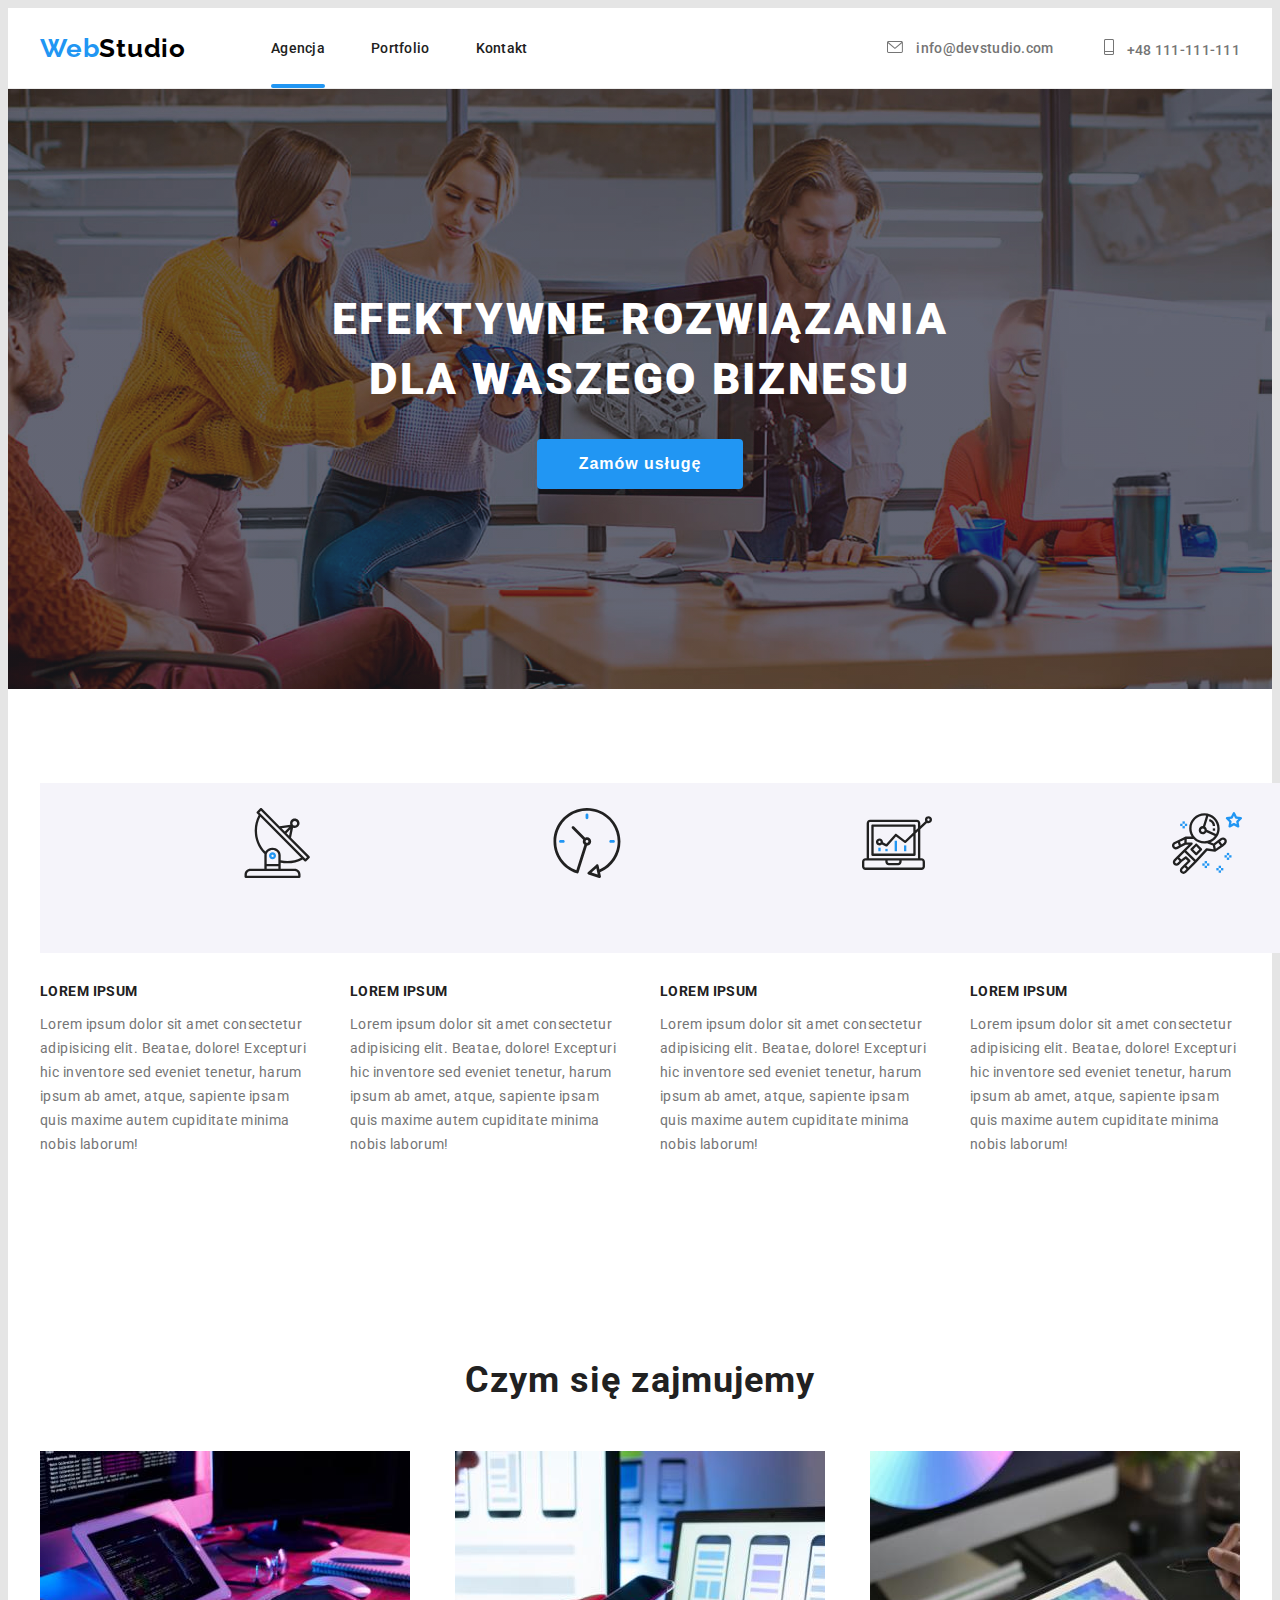
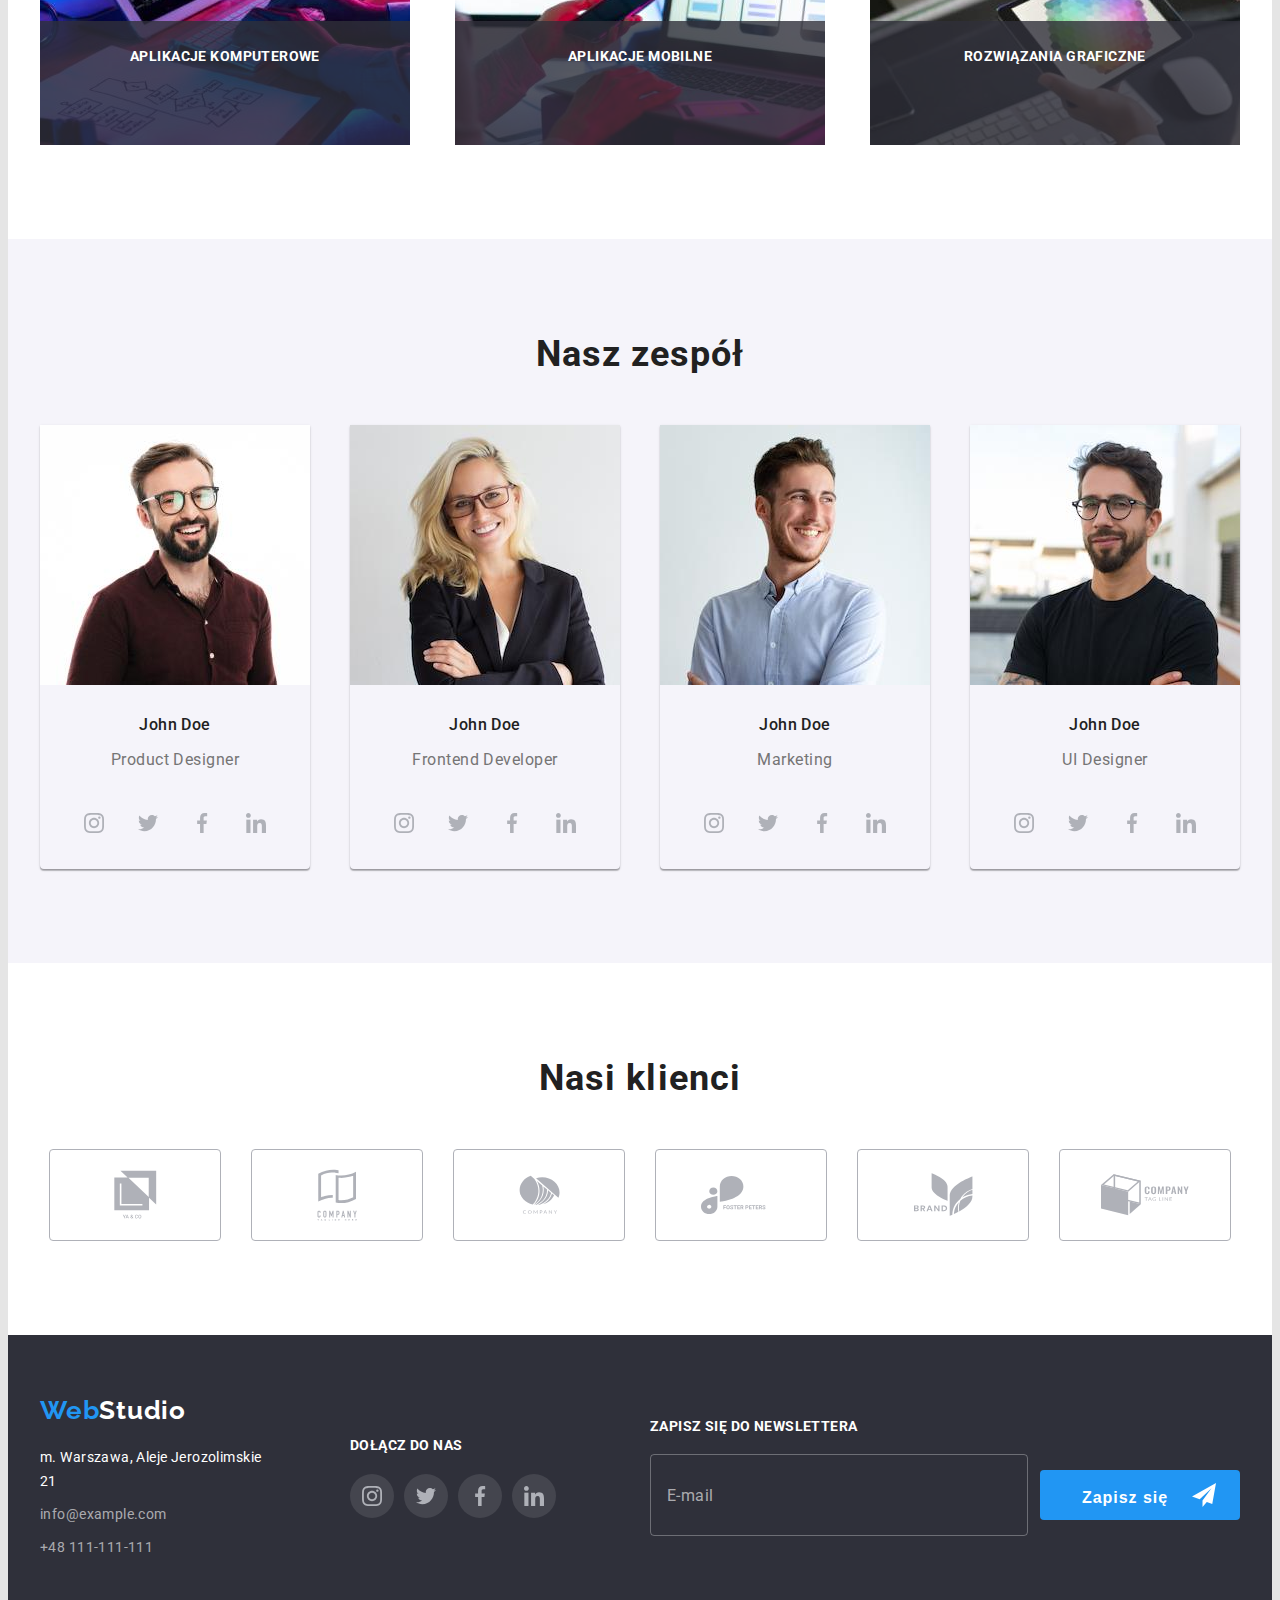
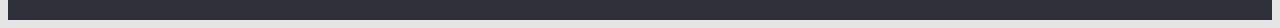
<file: index.html>
<!DOCTYPE html>
<html lang="pl-PL">
<head>
    <meta charset="UTF-8"/>
    <meta http-equiv="X-UA-Compatible" content="IE=edge"/>
    <meta name="viewport" content="width=device-width, initial-scale=1.0"/>
    <meta name="description" content="Studio - projektowanie i tworzenie stron internetowych dla biznesu"/>
    <link rel="stylesheet" href="https://cdnjs.cloudflare.com/ajax/libs/modern-normalize/1.0.0/modern-normalize.min.css"
          integrity="sha512-ISS7cAi1PEhQ8jnbJpJZMd29NlhNj4AWYyLOSp2CE/CsHxTCu+r+t0D2yoJudVrd0/8fTVPUVDzY5Tvli75u/g=="
          crossorigin="anonymous">
    <link rel="stylesheet" href="./css/styles.css" type="text/css">
    <link rel="preconnect" href="https://fonts.gstatic.com">
    <link href="https://fonts.googleapis.com/css2?family=Raleway:wght@700&family=Roboto:wght@400;500;700;900&display=swap"
          rel="stylesheet">
    <title>Studio</title>
</head>
<body>

<header class="header-box">
    <div class="header-box-container container">
        <nav class="header-box-navigation">
            <a class="web-studio-logo web-studio-header-logo link" href="./index.html"><span class="web-logo">Web</span><span
                    class="studio-logo">Studio</span></a>
            <ul class="header-box-navigation-menu list">
                <li class="header-box-navigation-list-item">
                    <a class="header-box-navigation-list-item-link link link-active" href="./index.html">Agencja</a>
                </li>
                <li class="header-box-navigation-list-item">
                    <a class="header-box-navigation-list-item-link link" href="./portfolio.html">Portfolio</a>
                </li>
                <li class="header-box-navigation-list-item">
                    <a class="header-box-navigation-list-item-link link" href="#kontakt">Kontakt</a>
                </li>
            </ul>
        </nav>
        <ul class="navigation-contacts list">
            <li class="navigation-contacts-item">
                <a class="navigation-contacts-item-link link" href="mailto:info@devstudio.com">
                    <svg class="icon-envelope-svg">
                        <use href="./images/sprite.svg#icon-envelope"></use>
                    </svg>
                    info@devstudio.com</a>
            </li>
            <li class="navigation-contacts-item">
                <a class="navigation-contacts-item-link link" href="tel:+48111111111">
                    <svg class="icon-mobile-svg">
                        <use href="./images/sprite.svg#icon-mobile">
                        </use>
                    </svg>
                    +48 111-111-111</a>
            </li>
        </ul>
    </div>
</header>

<main class="main">
    <section class="hero-section section">
        <div class="hero-section-container container">
            <h1 class="hero-section-title">EFEKTYWNE ROZWIĄZANIA
                <br>
                DLA WASZEGO BIZNESU</h1>
            <button class="hero-section-button" type="button" data-modal-open>Zamów usługę</button>
        </div>
    </section>

    <section class="our-strengths-section section">
        <div class="our-strengths-section-container container">
            <h2 class="our-strengths-header its-hidden" hidden>Nasze atuty</h2>
            <ul class="our-strengths-list list">
                <li class="our-strengths-list-item">
                    <div class="our-strengths-section-pics">
                        <svg class="our-strengths-section-svg">
                            <use href="./images/sprite.svg#icon-antena">
                            </use>
                        </svg>
                    </div>
                    <h3 class="our-strengths-list-item-title our-strengths-list-item-text">LOREM IPSUM</h3>
                    <p class="our-strengths-list-item-description our-strengths-list-item-text">
                        Lorem ipsum dolor sit amet consectetur adipisicing elit. Beatae,
                        dolore! Excepturi hic inventore sed eveniet tenetur, harum ipsum
                        ab amet, atque, sapiente ipsam quis maxime autem cupiditate minima
                        nobis laborum!
                    </p>
                </li>
                <li class="our-strengths-list-item">
                    <div class="our-strengths-section-pics">
                        <svg class="our-strengths-section-svg">
                            <use href="./images/sprite.svg#icon-clock">
                            </use>
                        </svg>
                    </div>
                    <h3 class="our-strengths-list-item-title our-strengths-list-item-text">LOREM IPSUM</h3>
                    <p class="our-strengths-list-item-description our-strengths-list-item-text">
                        Lorem ipsum dolor sit amet consectetur adipisicing elit. Beatae,
                        dolore! Excepturi hic inventore sed eveniet tenetur, harum ipsum
                        ab amet, atque, sapiente ipsam quis maxime autem cupiditate minima
                        nobis laborum!
                    </p>
                </li>
                <li class="our-strengths-list-item">
                    <div class="our-strengths-section-pics">
                        <svg class="our-strengths-section-svg">
                            <use href="./images/sprite.svg#icon-diagram">
                            </use>
                        </svg>
                    </div>
                    <h3 class="our-strengths-list-item-title our-strengths-list-item-text">LOREM IPSUM</h3>
                    <p class="our-strengths-list-item-description our-strengths-list-item-text">
                        Lorem ipsum dolor sit amet consectetur adipisicing elit. Beatae,
                        dolore! Excepturi hic inventore sed eveniet tenetur, harum ipsum
                        ab amet, atque, sapiente ipsam quis maxime autem cupiditate minima
                        nobis laborum!
                    </p>
                </li>
                <li class="our-strengths-list-item">
                    <div class="our-strengths-section-pics">
                        <svg class="our-strengths-section-svg">
                            <use href="./images/sprite.svg#icon-astronaut">
                            </use>
                        </svg>
                    </div>
                    <h3 class="our-strengths-list-item-title our-strengths-list-item-text">LOREM IPSUM</h3>
                    <p class="our-strengths-list-item-description our-strengths-list-item-text">
                        Lorem ipsum dolor sit amet consectetur adipisicing elit. Beatae,
                        dolore! Excepturi hic inventore sed eveniet tenetur, harum ipsum
                        ab amet, atque, sapiente ipsam quis maxime autem cupiditate minima
                        nobis laborum!
                    </p>
                </li>
            </ul>
        </div>
    </section>

    <section class="work-section section">
        <div class="work-section-container container">
            <h2 class="work-section-title title">Czym się zajmujemy</h2>
            <ul class="work-list list">
                <li class="work-list-item">
                    <div class="work-list-image-wrapper">
                        <img
                                class="work-list-item-image"
                                src="./images/work_image01.jpg"
                                alt="Pisanie kodu strony"
                                width="370"
                                height="294"
                        />
                        <div class="work-list-title-wrapper">
                            <h3 class="work-list-item-title">Aplikacje komputerowe</h3>
                        </div>
                    </div>
                </li>
                <li class="work-list-item">
                    <div class="work-list-image-wrapper">
                        <img
                                class="work-list-item-image"
                                src="./images/work_image02.jpg"
                                alt="Tworzenie aplikacji mobilnych"
                                width="370"
                                height="294"
                        />
                        <div class="work-list-title-wrapper">
                            <h3 class="work-list-item-title">Aplikacje mobilne</h3>
                        </div>
                    </div>
                </li>
                <li class="work-list-item">
                    <div class="work-list-image-wrapper">
                        <img
                                class="work-list-item-image"
                                src="./images/work_image03.jpg"
                                alt="Stylowanie stron"
                                width="370"
                                height="294"
                        />
                        <div class="work-list-title-wrapper">
                            <h3 class="work-list-item-title">Rozwiązania graficzne</h3>
                        </div>
                    </div>
                </li>
            </ul>
        </div>
    </section>

    <section class="our-team-section section">
        <div class="our-team-section-container container">
            <h2 class="our-team-section-title title">Nasz zespół</h2>
            <ul class="our-team-list list">
                <li class="our-team-list-item">
                    <img
                            class="our-team-list-item-image"
                            src="./images/team_img1.jpg"
                            alt="John Doe - Product Designer"
                            width="270"
                            height="260"
                    />
                    <h3 class="our-team-list-item-header">John Doe</h3>
                    <p class="our-team-list-item-description">Product Designer</p>
                    <ul class="social-network-links-list list">
                        <li class="social-network-link instagram-network-logo-link">
                            <a class="social-network-link-logo" href="">
                                <svg class="social-network-link-svg">
                                    <use href="./images/sprite.svg#icon-instagram">
                                    </use>
                                </svg>
                            </a>
                        </li>
                        <li class="social-network-link twitter-network-logo-link">
                            <a class="social-network-link-logo link" href="">
                                <svg class="social-network-link-svg">
                                    <use href="./images/sprite.svg#icon-twitter">
                                    </use>
                                </svg>
                            </a>
                        </li>
                        <li class="social-network-link facebook-network-logo-link">
                            <a class="social-network-link-logo link" href="">
                                <svg class="social-network-link-svg">
                                    <use href="./images/sprite.svg#icon-facebook">
                                    </use>
                                </svg>
                            </a>
                        </li>
                        <li class="social-network-link linkedin-network-logo-link">
                            <a class="social-network-link-logo link" href="">
                                <svg class="social-network-link-svg">
                                    <use href="./images/sprite.svg#icon-linkedin">
                                    </use>
                                </svg>
                            </a>
                        </li>
                    </ul>
                </li>

                <li class="our-team-list-item">
                    <img
                            class="our-team-list-item-image"
                            src="./images/team_img2.jpg"
                            alt="John Doe - Frontend Developer"
                            width="270"
                            height="260"
                    />
                    <h3 class="our-team-list-item-header">John Doe</h3>
                    <p class="our-team-list-item-description">Frontend Developer</p>
                    <ul class="social-network-links-list list">
                        <li class="social-network-link instagram-network-logo-link">
                            <a class="social-network-link-logo" href="">
                                <svg class="social-network-link-svg">
                                    <use href="./images/sprite.svg#icon-instagram">
                                    </use>
                                </svg>
                            </a>
                        </li>
                        <li class="social-network-link twitter-network-logo-link">
                            <a class="social-network-link-logo link" href="">
                                <svg class="social-network-link-svg">
                                    <use href="./images/sprite.svg#icon-twitter">
                                    </use>
                                </svg>
                            </a>
                        </li>
                        <li class="social-network-link facebook-network-logo-link">
                            <a class="social-network-link-logo link" href="">
                                <svg class="social-network-link-svg">
                                    <use href="./images/sprite.svg#icon-facebook">
                                    </use>
                                </svg>
                            </a>
                        </li>
                        <li class="social-network-link linkedin-network-logo-link">
                            <a class="social-network-link-logo link" href="">
                                <svg class="social-network-link-svg">
                                    <use href="./images/sprite.svg#icon-linkedin">
                                    </use>
                                </svg>
                            </a>
                        </li>
                    </ul>
                </li>

                <li class="our-team-list-item">
                    <img
                            class="our-team-list-item-image"
                            src="./images/team_img3.jpg"
                            alt="John Doe - Marketing"
                            width="270"
                            height="260"
                    />
                    <h3 class="our-team-list-item-header">John Doe</h3>
                    <p class="our-team-list-item-description">Marketing</p>
                    <ul class="social-network-links-list list">
                        <li class="social-network-link instagram-network-logo-link">
                            <a class="social-network-link-logo" href="">
                                <svg class="social-network-link-svg">
                                    <use href="./images/sprite.svg#icon-instagram">
                                    </use>
                                </svg>
                            </a>
                        </li>
                        <li class="social-network-link twitter-network-logo-link">
                            <a class="social-network-link-logo link" href="">
                                <svg class="social-network-link-svg">
                                    <use href="./images/sprite.svg#icon-twitter">
                                    </use>
                                </svg>
                            </a>
                        </li>
                        <li class="social-network-link facebook-network-logo-link">
                            <a class="social-network-link-logo link" href="">
                                <svg class="social-network-link-svg">
                                    <use href="./images/sprite.svg#icon-facebook">
                                    </use>
                                </svg>
                            </a>
                        </li>
                        <li class="social-network-link linkedin-network-logo-link">
                            <a class="social-network-link-logo link" href="">
                                <svg class="social-network-link-svg">
                                    <use href="./images/sprite.svg#icon-linkedin">
                                    </use>
                                </svg>
                            </a>
                        </li>
                    </ul>
                </li>

                <li class="our-team-list-item">
                    <img
                            class="our-team-list-item-image"
                            src="./images/team_img4.jpg"
                            alt="John Doe - UI Designer"
                            width="270"
                            height="260"
                    />
                    <h3 class="our-team-list-item-header">John Doe</h3>
                    <p class="our-team-list-item-description">UI Designer</p>
                    <ul class="social-network-links-list list">
                        <li class="social-network-link instagram-network-logo-link">
                            <a class="social-network-link-logo" href="">
                                <svg class="social-network-link-svg">
                                    <use href="./images/sprite.svg#icon-instagram">
                                    </use>
                                </svg>
                            </a>
                        </li>
                        <li class="social-network-link twitter-network-logo-link">
                            <a class="social-network-link-logo link" href="">
                                <svg class="social-network-link-svg">
                                    <use href="./images/sprite.svg#icon-twitter">
                                    </use>
                                </svg>
                            </a>
                        </li>
                        <li class="social-network-link facebook-network-logo-link">
                            <a class="social-network-link-logo link" href="">
                                <svg class="social-network-link-svg">
                                    <use href="./images/sprite.svg#icon-facebook">
                                    </use>
                                </svg>
                            </a>
                        </li>
                        <li class="social-network-link linkedin-network-logo-link">
                            <a class="social-network-link-logo link" href="">
                                <svg class="social-network-link-svg">
                                    <use href="./images/sprite.svg#icon-linkedin">
                                    </use>
                                </svg>
                            </a>
                        </li>
                    </ul>
                </li>
            </ul>
        </div>
    </section>

    <section class="constant-clients-section section">
        <div class="constant-clients-section-container container">
            <h2 class="constant-clients-section-title title">Nasi klienci</h2>
            <ul class="constant-clients-section-list list">
                <li class="constant-clients-section-item">
                    <a class="constant-clients-section-logo link" href="">
                        <svg class="constant-clients-section-svg logo-1">
                            <use href="./images/sprite.svg#icon-ya-and-co">
                            </use>
                        </svg>
                    </a>
                </li>
                <li class="constant-clients-section-item">
                    <a class="constant-clients-section-logo link" href="">
                        <svg class="constant-clients-section-svg logo-2">
                            <use href="./images/sprite.svg#icon-company">
                            </use>
                        </svg>
                    </a>
                </li>
                <li class="constant-clients-section-item">
                    <a class="constant-clients-section-logo link" href="">
                        <svg class="constant-clients-section-svg logo-3">
                            <use href="./images/sprite.svg#icon-circle-company">
                            </use>
                        </svg>
                    </a>
                </li>
                <li class="constant-clients-section-item">
                    <a class="constant-clients-section-logo link" href="">
                        <svg class="constant-clients-section-svg logo-4">
                            <use href="./images/sprite.svg#icon-foster-peters">
                            </use>
                        </svg>
                    </a>
                </li>
                <li class="constant-clients-section-item">
                    <a class="constant-clients-section-logo link" href="">
                        <svg class="constant-clients-section-svg logo-5">
                            <use href="./images/sprite.svg#icon-brand">
                            </use>
                        </svg>
                    </a>
                </li>
                <li class="constant-clients-section-item">
                    <a class="constant-clients-section-logo link" href="">
                        <svg class="constant-clients-section-svg logo-6">
                            <use href="./images/sprite.svg#icon-tagline">
                            </use>
                        </svg>
                    </a>
                </li>
            </ul>
        </div>
    </section>

</main>

<footer class="footer-box">
    <div class="footer-box-container container">
        <div class="footer-box-contacts">
            <a class="web-studio-logo web-studio-footer-logo link" href="/"><span class="web-logo">Web</span><span
                    class="studio-logo-light">Studio</span></a>
            <address class="footer-contacts">
                <ul class="footer-contacts-list list">
                    <li class="footer-contacts-list-item">
                        <a class="footer-contacts-list-item-link footer-contacts-item-address link"
                           href="https://goo.gl/maps/a2SLHpp2LzzEoJms7"
                           target="_blank">m.
                            Warszawa,
                            Aleje Jerozolimskie 21</a>
                    </li>
                    <li class="footer-contacts-list-item">
                        <a class="footer-contacts-list-item-link footer-contacts-item-mail link"
                           href="mailto:info@example.com">info@example.com</a>
                    </li>
                    <li class="footer-contacts-list-item">
                        <a class="footer-contacts-list-item-link footer-contacts-item-phone link"
                           href="tel:+48111111111">+48
                            111-111-111</a>
                    </li>
                </ul>
            </address>
        </div>

        <div class="join-us-box">
            <b class="join-us-text">Dołącz do nas</b>
            <ul class="social-network-links-list footer-social-network-links-list list">
                <li class="social-network-link instagram-network-logo-link footer-social-network-link">
                    <a class="social-network-link-logo footer-social-network-link-logo link" href="">
                        <svg class="social-network-link-svg">
                            <use href="./images/sprite.svg#icon-instagram">
                            </use>
                        </svg>
                    </a>
                </li>
                <li class="social-network-link twitter-network-logo-link footer-social-network-link">
                    <a class="social-network-link-logo footer-social-network-link-logo link" href="">
                        <svg class="social-network-link-svg">
                            <use href="./images/sprite.svg#icon-twitter">
                            </use>
                        </svg>
                    </a>
                </li>
                <li class="social-network-link facebook-network-logo-link footer-social-network-link">
                    <a class="social-network-link-logo footer-social-network-link-logo link" href="">
                        <svg class="social-network-link-svg">
                            <use href="./images/sprite.svg#icon-facebook">
                            </use>
                        </svg>
                    </a>
                </li>
                <li class="social-network-link linkedin-network-logo-link footer-social-network-link">
                    <a class="social-network-link-logo footer-social-network-link-logo link" href="">
                        <svg class="social-network-link-svg">
                            <use href="./images/sprite.svg#icon-linkedin">
                            </use>
                        </svg>
                    </a>
                </li>
            </ul>
        </div>
        <div class="sign-up-form">
            <b class="sign-up-text">Zapisz się do newslettera</b>
            <form class="sign-up-form-section" autocomplete="off">
                <label for="sign-up-user-mail" class="sign-up-mail visually-hidden">E-mail</label>
                <input type="email" class="sign-up-form-input" name="sign-up-user-email" id="sign-up-user-mail"
                       placeholder="E-mail" required>
                <button type="submit" class="sign-up-button">
                    Zapisz się
                    <span>
                <svg class="icon-send-svg">
                  <use href="./images/sprite.svg#icon-send">
                  </use>
                </svg>
                </span>
                </button>
            </form>
        </div>
    </div>

</footer>

<div class="backdrop is-hidden" data-modal>
    <div class="modal">
        <button class="button-close-modal" data-modal-close>
            <svg class="icon-close-svg">
                <use href="./images/sprite.svg#icon-close">
                </use>
            </svg>
        </button>
        <form action="" class="modal-form" autocomplete="off">
            <div class="leave-the-details-wrapper">
                <h2 class="leave-the-details-text">Zostaw swoje dane w formularzu poniżej</h2>
            </div>
            <div class="name-field form-field">
                <label for="user-name" class="form-field-label">Imię
                    <input type="text" class="form-field-input" id="user-name" name="name" placeholder="" required>
                    <svg class="icon-name-svg form-icon-svg">
                        <use href="./images/sprite.svg#icon-man">
                        </use>
                    </svg>
                </label>
            </div>
            <div class="tel-field form-field">
                <label for="user-tel" class="form-field-label">Telefon
                    <input type="tel" class="form-field-input" id="user-tel" name="tel" placeholder="" required>
                    <svg class="icon-tel-svg form-icon-svg">
                        <use href="./images/sprite.svg#icon-phone">
                        </use>
                    </svg>
                </label>
            </div>
            <div class="mail-field form-field">
                <label for="user-mail" class="form-field-label">Email
                    <input type="email" class="form-field-input" id="user-mail" name="mail" placeholder="" required>
                    <svg class="icon-mail-svg form-icon-svg">
                        <use href="./images/sprite.svg#icon-envelope-filled">
                        </use>
                    </svg>
                </label>
            </div>
            <div class="comment-field">
                <label for="user-comment" class="form-field-label">Komentarz
                    <textarea type="text" class="comment-field-textarea" id="user-comment" name="comment-textarea"
                              placeholder="Wprowadź tekst"></textarea>
                </label>
            </div>
            <div class="licence-field-wrapper">
                <div class="licence-field">
                    <input type="checkbox" class="form-licence-checkbox visually-hidden" name="licence"
                           value="licence-policy"
                           id="licence" required>
                    <label for="licence" class="licence-field-label">
                        <span class="agree-text">Oświadczam, że akceptuję</span>
                        <a class="agreement-link" href="#">
                            <span class="agreement-document"> Regulamin</span>
                        </a>
                        <span class="agree-text">i</span>
                        <a class="agreement-link" href="#">
                            <span class="agreement-document"> Politykę Prywatności.</span>
                        </a>
                    </label>
                </div>
                <button type="submit" class="submit-button" aria-label="Wyślij">Wyślij
                </button>
            </div>
        </form>
    </div>
</div>

<script src="./js/modal.js"></script>
</body>
</html>
</file>
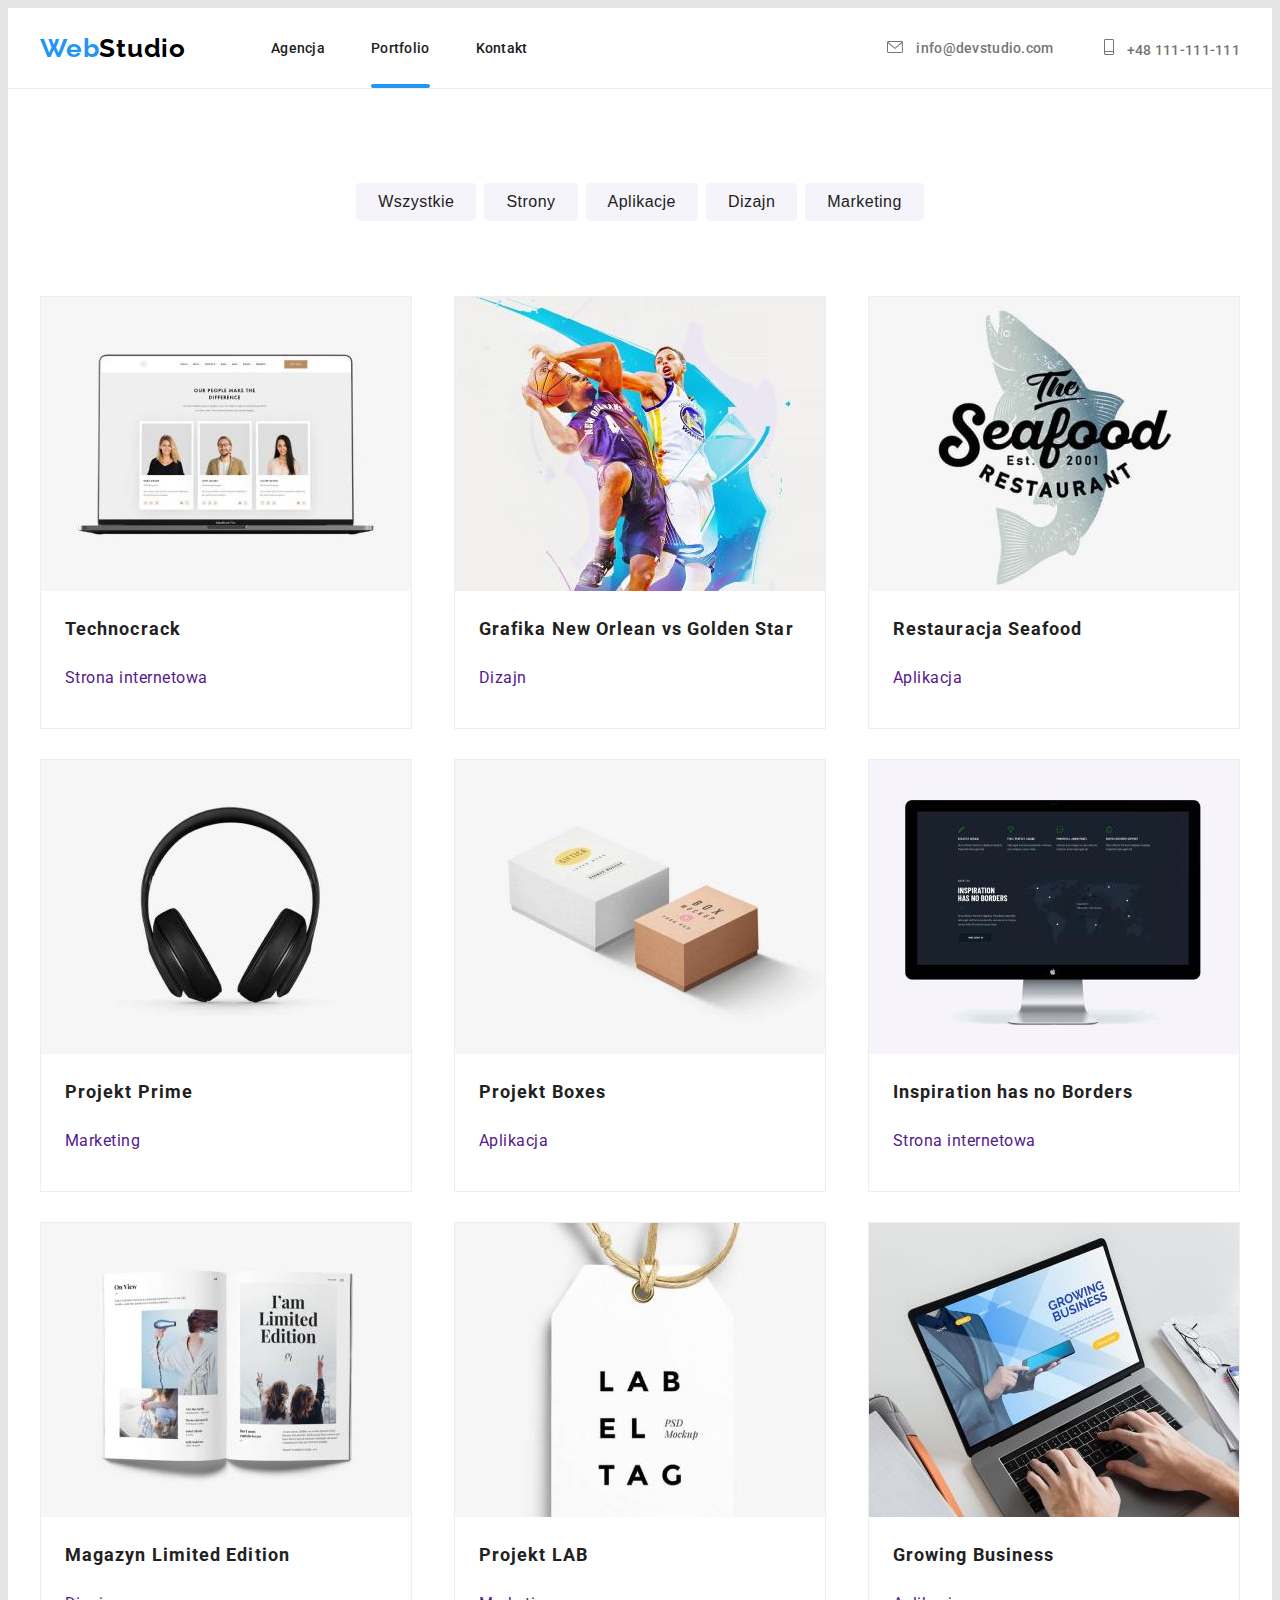
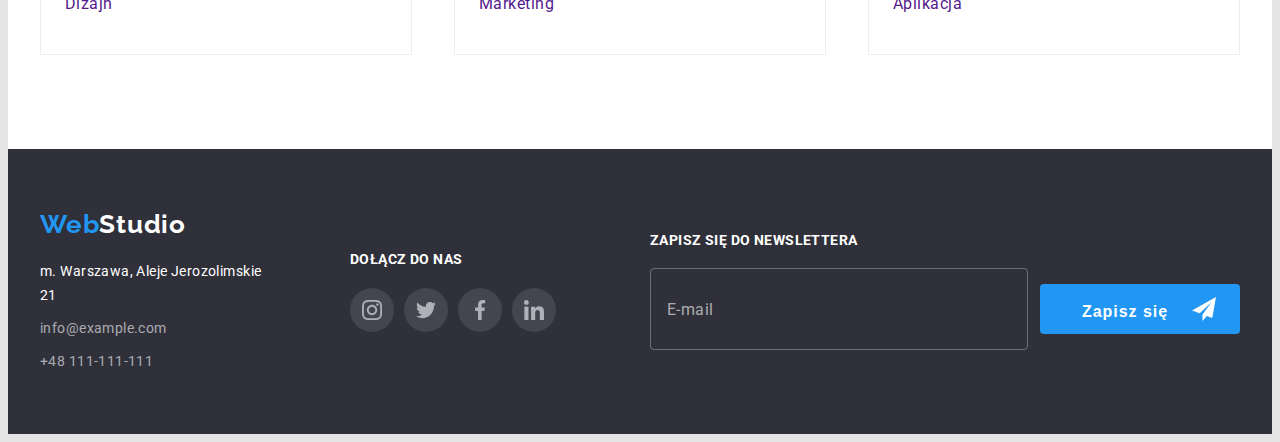
<file: portfolio.html>
<!DOCTYPE html>
<html lang="pl-PL">
<head>
    <meta charset="UTF-8"/>
    <meta http-equiv="X-UA-Compatible" content="IE=edge"/>
    <meta name="viewport" content="width=device-width, initial-scale=1.0"/>
    <meta name="description" content="Studio - projektowanie i tworzenie stron internetowych dla biznesu"/>
    <link rel="stylesheet" href="https://cdnjs.cloudflare.com/ajax/libs/modern-normalize/1.0.0/modern-normalize.min.css"
          integrity="sha512-ISS7cAi1PEhQ8jnbJpJZMd29NlhNj4AWYyLOSp2CE/CsHxTCu+r+t0D2yoJudVrd0/8fTVPUVDzY5Tvli75u/g=="
          crossorigin="anonymous">
    <link rel="stylesheet" href="./css/styles.css" type="text/css">
    <link rel="preconnect" href="https://fonts.gstatic.com">
    <link href="https://fonts.googleapis.com/css2?family=Raleway:wght@700&family=Roboto:wght@400;500;700;900&display=swap"
          rel="stylesheet">
    <title>Studio - Portfolio</title>
</head>
<body>

<header class="header-box">
    <div class="header-box-container container">
        <nav class="header-box-navigation">
            <a class="web-studio-logo web-studio-header-logo link" href="./index.html"><span class="web-logo">Web</span><span
                    class="studio-logo">Studio</span></a>
            <ul class="header-box-navigation-menu list">
                <li class="header-box-navigation-list-item">
                    <a class="header-box-navigation-list-item-link link" href="./index.html">Agencja</a>
                </li>
                <li class="header-box-navigation-list-item">
                    <a class="header-box-navigation-list-item-link link-active link"
                       href="./portfolio.html">Portfolio</a>
                </li>
                <li class="header-box-navigation-list-item">
                    <a class="header-box-navigation-list-item-link link" href="#kontakt">Kontakt</a>
                </li>
            </ul>
        </nav>
        <ul class="navigation-contacts list">
            <li class="navigation-contacts-item">
                <a class="navigation-contacts-item-link link" href="mailto:info@devstudio.com">
                    <svg class="icon-envelope-svg">
                        <use href="./images/sprite.svg#icon-envelope"></use>
                    </svg>
                    info@devstudio.com</a>
            </li>
            <li class="navigation-contacts-item">
                <a class="navigation-contacts-item-link link" href="tel:+48111111111">
                    <svg class="icon-mobile-svg">
                        <use href="./images/sprite.svg#icon-mobile">
                        </use>
                    </svg>
                    +48 111-111-111</a>
            </li>
        </ul>
    </div>
</header>

<main class="main">
    <section class="projects-buttons-section section">
        <div class="projects-buttons-section-container container">
            <h1 class="projects-buttons-section-title is-hidden" hidden>Portfolio</h1>
            <div class="projects-buttons">
                <ul class="projects-buttons-list list">
                    <li class="projects-buttons-list-item">
                        <button class="projects-button" type="button">Wszystkie</button>
                    </li>
                    <li class="projects-buttons-list-item">
                        <button class="projects-button" type="button">Strony</button>
                    </li>
                    <li class="projects-buttons-list-item">
                        <button class="projects-button" type="button">Aplikacje</button>
                    </li>
                    <li class="projects-buttons-list-item">
                        <button class="projects-button" type="button">Dizajn</button>
                    </li>
                    <li class="projects-buttons-list-item">
                        <button class="projects-button" type="button">Marketing</button>
                    </li>
                </ul>
            </div>
        </div>
    </section>

    <section class="projects-cards-section section">
        <div class="projects-cards-section-container container">
            <h2 class="projects-cards-section-title is-hidden" hidden>Projects Cards</h2>
            <ul class="projects-cards-list list">
                <li class="projects-cards-list-item">
                    <a class="projects-cards-list-item-link link" href="">
                        <div class="projects-cards-list-item-photo-wrapper">
                            <img
                                    class="projects-cards-list-item-photo"
                                    src="./images/project-img1.jpg"
                                    alt="Technocrack - Strona internetowa"
                                    width="370"
                                    height="294"
                            />
                            <div class="projects-cards-overlay">
                                <p class="projects-cards-item-description">
                                    Technocrack jest popularną platformą wykorzystywaną do rozpowszechniania
                                    koronawirusa. Firmy wykorzystują tę platformę do celów szpiegowskich i ataków na
                                    niezabezpieczone serwery konkurencji.
                                </p>
                            </div>
                        </div>
                        <div class="projects-cards-list-item-info">
                            <h3 class="projects-cards-list-item-header">Technocrack</h3>
                            <p class="projects-cards-list-item-desc">Strona internetowa</p>
                        </div>
                    </a>
                </li>
                <li class="projects-cards-list-item">
                    <a class="projects-cards-list-item-link link" href="">
                        <div class="projects-cards-list-item-photo-wrapper">
                            <img
                                    class="projects-cards-list-item-photo"
                                    src="./images/project-img2.jpg"
                                    alt="Grafika New Orlean vs Golden Star - Dizajn"
                                    width="370"
                                    height="294"
                            />
                            <div class="projects-cards-overlay">
                                <p class="projects-cards-item-description">
                                    Technocrack jest popularną platformą wykorzystywaną do rozpowszechniania
                                    koronawirusa. Firmy wykorzystują tę platformę do celów szpiegowskich i ataków na
                                    niezabezpieczone serwery konkurencji.
                                </p>
                            </div>
                        </div>
                        <div class="projects-cards-list-item-info">
                            <h3 class="projects-cards-list-item-header">Grafika New Orlean vs Golden Star</h3>
                            <p class="projects-cards-list-item-desc">Dizajn</p>
                        </div>
                    </a>
                </li>
                <li class="projects-cards-list-item">
                    <a class="projects-cards-list-item-link link" href="">
                        <div class="projects-cards-list-item-photo-wrapper">
                            <img
                                    class="projects-cards-list-item-photo"
                                    src="./images/project-img3.jpg"
                                    alt="Restauracja Seafood - Aplikacja"
                                    width="370"
                                    height="294"
                            />
                            <div class="projects-cards-overlay">
                                <p class="projects-cards-item-description">
                                    Technocrack jest popularną platformą wykorzystywaną do rozpowszechniania
                                    koronawirusa. Firmy wykorzystują tę platformę do celów szpiegowskich i ataków na
                                    niezabezpieczone serwery konkurencji.
                                </p>
                            </div>
                        </div>
                        <div class="projects-cards-list-item-info">
                            <h3 class="projects-cards-list-item-header">Restauracja Seafood</h3>
                            <p class="projects-cards-list-item-desc">Aplikacja</p>
                        </div>
                    </a>
                </li>
                <li class="projects-cards-list-item">
                    <a class="projects-cards-list-item-link link" href="">
                        <div class="projects-cards-list-item-photo-wrapper">
                            <img
                                    class="projects-cards-list-item-photo"
                                    src="./images/project-img4.jpg"
                                    alt="Projekt Prime - Marketing"
                                    width="370"
                                    height="294"
                            />
                            <div class="projects-cards-overlay">
                                <p class="projects-cards-item-description">
                                    Technocrack jest popularną platformą wykorzystywaną do rozpowszechniania
                                    koronawirusa. Firmy wykorzystują tę platformę do celów szpiegowskich i ataków na
                                    niezabezpieczone serwery konkurencji.
                                </p>
                            </div>
                        </div>
                        <div class="projects-cards-list-item-info">
                            <h3 class="projects-cards-list-item-header">Projekt Prime</h3>
                            <p class="projects-cards-list-item-desc">Marketing</p>
                        </div>
                    </a>
                </li>
                <li class="projects-cards-list-item">
                    <a class="projects-cards-list-item-link link" href="">
                        <div class="projects-cards-list-item-photo-wrapper">
                            <img
                                    class="projects-cards-list-item-photo"
                                    src="./images/project-img5.jpg"
                                    alt="Projekt Boxes - Aplikacja"
                                    width="370"
                                    height="294"
                            />
                            <div class="projects-cards-overlay">
                                <p class="projects-cards-item-description">
                                    Technocrack jest popularną platformą wykorzystywaną do rozpowszechniania
                                    koronawirusa. Firmy wykorzystują tę platformę do celów szpiegowskich i ataków na
                                    niezabezpieczone serwery konkurencji.
                                </p>
                            </div>
                        </div>
                        <div class="projects-cards-list-item-info">
                            <h3 class="projects-cards-list-item-header">Projekt Boxes</h3>
                            <p class="projects-cards-list-item-desc">Aplikacja</p>
                        </div>
                    </a>
                </li>
                <li class="projects-cards-list-item">
                    <a class="projects-cards-list-item-link link" href="">
                        <div class="projects-cards-list-item-photo-wrapper">
                            <img
                                    class="projects-cards-list-item-photo"
                                    src="./images/project-img6.jpg"
                                    alt="Inspiration has no Borders - Strona internetowa"
                                    width="370"
                                    height="294"
                            />
                            <div class="projects-cards-overlay">
                                <p class="projects-cards-item-description">
                                    Technocrack jest popularną platformą wykorzystywaną do rozpowszechniania
                                    koronawirusa. Firmy wykorzystują tę platformę do celów szpiegowskich i ataków na
                                    niezabezpieczone serwery konkurencji.
                                </p>
                            </div>
                        </div>
                        <div class="projects-cards-list-item-info">
                            <h3 class="projects-cards-list-item-header">Inspiration has no Borders</h3>
                            <p class="projects-cards-list-item-desc">Strona internetowa</p>
                        </div>
                    </a>
                </li>
                <li class="projects-cards-list-item">
                    <a class="projects-cards-list-item-link link" href="">
                        <div class="projects-cards-list-item-photo-wrapper">
                            <img
                                    class="projects-cards-list-item-photo"
                                    src="./images/project-img7.jpg"
                                    alt="Magazyn Limited Edition - Dizajn"
                                    width="370"
                                    height="294"
                            />
                            <div class="projects-cards-overlay">
                                <p class="projects-cards-item-description">
                                    Technocrack jest popularną platformą wykorzystywaną do rozpowszechniania
                                    koronawirusa. Firmy wykorzystują tę platformę do celów szpiegowskich i ataków na
                                    niezabezpieczone serwery konkurencji.
                                </p>
                            </div>
                        </div>
                        <div class="projects-cards-list-item-info">
                            <h3 class="projects-cards-list-item-header">Magazyn Limited Edition</h3>
                            <p class="projects-cards-list-item-desc">Dizajn</p>
                        </div>
                    </a>
                </li>
                <li class="projects-cards-list-item">
                    <a class="projects-cards-list-item-link link" href="">
                        <div class="projects-cards-list-item-photo-wrapper">
                            <img
                                    class="projects-cards-list-item-photo"
                                    src="./images/project-img8.jpg"
                                    alt="Projekt LAB - Marketing"
                                    width="370"
                                    height="294"
                            />
                            <div class="projects-cards-overlay">
                                <p class="projects-cards-item-description">
                                    Technocrack jest popularną platformą wykorzystywaną do rozpowszechniania
                                    koronawirusa. Firmy wykorzystują tę platformę do celów szpiegowskich i ataków na
                                    niezabezpieczone serwery konkurencji.
                                </p>
                            </div>
                        </div>
                        <div class="projects-cards-list-item-info">
                            <h3 class="projects-cards-list-item-header">Projekt LAB</h3>
                            <p class="projects-cards-list-item-desc">Marketing</p>
                        </div>
                    </a>
                </li>
                <li class="projects-cards-list-item">
                    <a class="projects-cards-list-item-link link" href="">
                        <div class="projects-cards-list-item-photo-wrapper">
                            <img
                                    class="projects-cards-list-item-photo"
                                    src="./images/project-img9.jpg"
                                    alt="Growing Business - Aplikacja"
                                    width="370"
                                    height="294"
                            />
                            <div class="projects-cards-overlay">
                                <p class="projects-cards-item-description">
                                    Technocrack jest popularną platformą wykorzystywaną do rozpowszechniania
                                    koronawirusa. Firmy wykorzystują tę platformę do celów szpiegowskich i ataków na
                                    niezabezpieczone serwery konkurencji.
                                </p>
                            </div>
                        </div>
                        <div class="projects-cards-list-item-info">
                            <h3 class="projects-cards-list-item-header">Growing Business</h3>
                            <p class="projects-cards-list-item-desc">Aplikacja</p>
                        </div>
                    </a>
                </li>
            </ul>
        </div>
    </section>
</main>
<footer class="footer-box">
    <div class="footer-box-container container">
        <div class="footer-box-contacts">
            <a class="web-studio-logo web-studio-footer-logo link" href="/"><span class="web-logo">Web</span><span
                    class="studio-logo-light">Studio</span></a>
            <address class="footer-contacts">
                <ul class="footer-contacts-list list">
                    <li class="footer-contacts-list-item">
                        <a class="footer-contacts-list-item-link footer-contacts-item-address link"
                           href="https://goo.gl/maps/a2SLHpp2LzzEoJms7"
                           target="_blank">m.
                            Warszawa,
                            Aleje Jerozolimskie 21</a>
                    </li>
                    <li class="footer-contacts-list-item">
                        <a class="footer-contacts-list-item-link footer-contacts-item-mail link"
                           href="mailto:info@example.com">info@example.com</a>
                    </li>
                    <li class="footer-contacts-list-item">
                        <a class="footer-contacts-list-item-link footer-contacts-item-phone link"
                           href="tel:+48111111111">+48
                            111-111-111</a>
                    </li>
                </ul>
            </address>
        </div>

        <div class="join-us-box">
            <b class="join-us-text">Dołącz do nas</b>
            <ul class="social-network-links-list footer-social-network-links-list list">
                <li class="social-network-link instagram-network-logo-link footer-social-network-link">
                    <a class="social-network-link-logo footer-social-network-link-logo link" href="">
                        <svg class="social-network-link-svg">
                            <use href="./images/sprite.svg#icon-instagram">
                            </use>
                        </svg>
                    </a>
                </li>
                <li class="social-network-link twitter-network-logo-link footer-social-network-link">
                    <a class="social-network-link-logo footer-social-network-link-logo link" href="">
                        <svg class="social-network-link-svg">
                            <use href="./images/sprite.svg#icon-twitter">
                            </use>
                        </svg>
                    </a>
                </li>
                <li class="social-network-link facebook-network-logo-link footer-social-network-link">
                    <a class="social-network-link-logo footer-social-network-link-logo link" href="">
                        <svg class="social-network-link-svg">
                            <use href="./images/sprite.svg#icon-facebook">
                            </use>
                        </svg>
                    </a>
                </li>
                <li class="social-network-link linkedin-network-logo-link footer-social-network-link">
                    <a class="social-network-link-logo footer-social-network-link-logo link" href="">
                        <svg class="social-network-link-svg">
                            <use href="./images/sprite.svg#icon-linkedin">
                            </use>
                        </svg>
                    </a>
                </li>
            </ul>
        </div>
        <div class="sign-up-form">
            <b class="sign-up-text">Zapisz się do newslettera</b>
            <form class="sign-up-form-section" autocomplete="off">
                <input type="email" class="sign-up-form-input" name="sign-up-user-email" id="sign-up-user-mail"
                       placeholder="E-mail" required>
                <button type="submit" class="sign-up-button">
                    Zapisz się
                    <span>
                <svg class="icon-send-svg">
                  <use href="./images/sprite.svg#icon-send">
                  </use>
                </svg>
                </span>
                </button>
            </form>
        </div>
    </div>

</footer>
</body>
</html>
</file>
<file: css/styles.css>
:root {
    --main-font: 'Roboto', sans-serif;
    --secondary-font: 'Raleway', sans-serif;

    --accent-color-blue: #2196F3;

    --background-color-primary: #E5E5E5;
    --background-color-secondary: #F5F4FA;
    --background-color-navigation: #FFFFFF;
    --background-color-footer: #2F303A;
    --background-color-opacity: #FFFFFF1A;

    --font-color-primary: #757575;
    --font-color-title: #212121;
    --font-color-logo-black: #000000;
    --font-color-logo-light: #FFFFFF;
    --font-color-address-footer: #FFFFFF99;
    --font-color-address-footer-social: #FFFFFF1A;
    --font-color-address-footer-full: #FFFFFFFF;

    --border-color-primary: #EEEEEE;
    --border-color-secondary: #ECECEC;
    --border-color-third: #21212133;
    --border-color-opacity: #0000001A;
    --border-color-shadow: #00000026;

    --image-color-opacity: #2F303A66;
    --image-title-color-opacity: #2F303ACC;

    --svg-icon-color-primary: #757575;
    --svg-icon-color-secondary: #212121;
    --svg-icon-color-accent: #2196F3;

    --social-networks-color-primary: #AFB1B8;
    --social-networks-color-secondary: #FFFFFF;
    --social-networks-color-accent: #2196F3;
}

/* ===== COMPONENTS ===== */

body {
    font-family: var(--main-font);
    font-size: 14px;
    color: var(--font-color-primary);
    background-color: var(--background-color-primary);
}

h1,
h2,
h3,
h4,
h5,
h6 {
    padding: 0;
    margin: 0;
}

ol,
ul {
    padding: 0;
    margin: 0;
}

p {
    padding: 0;
}

.list {
    list-style: none;
}

.link {
    text-decoration: none;
}

img {
    display: block;
}

.container {
    width: 1200px;
    align-items: center;
    margin: 0 auto;
}

.section {
    padding-top: 94px;
    padding-bottom: 94px;
}

.title {
    color: var(--font-color-title);
    font-weight: 700;
    font-size: 36px;
    line-height: 1.167;
    text-align: center;
    letter-spacing: 0.03em;
}

.link-active {
    color: var(--accent-color-blue);
}

/* ===== SPRITES ===== */

.icon-envelope-svg {
    width: 16px;
    height: 12px;
    fill: var(--svg-icon-color-primary);
    margin-right: 10px;
    transition-property: color;
    transition: 250ms cubic-bezier(0.4, 0, 0.2, 1);
}

.icon-mobile-svg {
    width: 10px;
    height: 16px;
    fill: var(--svg-icon-color-primary);
    margin-right: 10px;
    transition-property: color;
    transition: 250ms cubic-bezier(0.4, 0, 0.2, 1);
}

.navigation-contacts-item-link:hover svg,
.navigation-contacts-item-link:focus svg {
    fill: var(--svg-icon-color-accent);
}

/* ===== END SPRITES ===== */

/* ===== END COMPONENTS ===== */

/* ===== HEADER ===== */

.header-box {
    background-color: var(--background-color-navigation);
    border: 0;
    border-bottom: 1px solid var(--border-color-secondary);
}

.header-box-container {
    display: flex;
    align-items: center;
    justify-content: space-between;
    height: 80px;
}

.header-box-navigation {
    display: flex;
    align-items: center;
}

/* ===== LOGO ===== */
.web-studio-logo {
    font-family: var(--secondary-font);
    font-weight: 700;
    font-size: 26px;
    line-height: 1.192;
    letter-spacing: 0.03em;
}

.web-logo {
    color: var(--accent-color-blue);
}

.studio-logo {
    color: var(--font-color-logo-black);
}

.studio-logo-light {
    color: var(--font-color-logo-light);
}

.web-studio-header-logo {
    margin-right: 85px;
}

/* ===== END LOGO ===== */

/* ===== NAVIGATION LINKS ===== */
.header-box-navigation-menu {
    display: flex;
    align-items: center;
}

.header-box-navigation-list-item:not(:last-child) {
    margin-right: 46px;
}

.header-box-navigation-list-item-link {
    position: relative;
    padding-top: 32px;
    padding-bottom: 32px;
    color: var(--font-color-title);
}

.header-box-navigation-list-item-link::after {
    animation: backOnTop 250ms cubic-bezier(0.4, 0, 0.2, 1) reverse;
}

.link-active::after,
.header-box-navigation-list-item-link:hover::after,
.header-box-navigation-list-item-link:focus::after {
    content: "";
    position: absolute;
    left: 0;
    bottom: 0;
    width: 100%;
    height: 4px;
    background: var(--accent-color-blue);
    border-radius: 2px;
    animation: backOnTop 250ms cubic-bezier(0.4, 0, 0.2, 1);
}

@keyframes backOnTop {
    0% {
        opacity: 0.0;
    }

    25% {
        opacity: 0.25;
    }

    50% {
        opacity: 0.5;
    }

    75% {
        opacity: 0.75;
    }

    100% {
        opacity: 1;
    }
}

.animate__backOnTop {
    -webkit-animation-name: backOnTop;
    animation-name: backOnTop;
}

.navigation-contacts {
    display: flex;
    align-items: center;
}

.navigation-contacts-item:not(:last-child) {
    margin-right: 50px;
}

.navigation-contacts-item-link {
    color: var(--font-color-primary);
}

.header-box-navigation-list-item-link,
.navigation-contacts-item-link {
    font-weight: 500;
    font-style: normal;
    font-size: 14px;
    line-height: 1.143;
    letter-spacing: 0.02em;
    transition-property: color;
    transition: 250ms cubic-bezier(0.4, 0, 0.2, 1);
}

.header-box-navigation-list-item-link:hover,
.header-box-navigation-list-item-link:focus,
.navigation-contacts-item-link:hover,
.navigation-contacts-item-link:focus {
    color: var(--accent-color-blue);
}

/* ===== END LINKS ===== */
/* ===== END HEADER ===== */

/* ===== HERO ===== */

.hero-section {
    /*background-color: var(--background-color-footer);*/
    background-image: linear-gradient(var(--image-color-opacity), var(--image-color-opacity)), url("../images/bg.jpg");
    background-repeat: no-repeat;
    background-position: center;
    padding-top: 200px;
    padding-bottom: 200px;
}

.hero-section-title {
    margin-bottom: 30px;
    font-weight: 900;
    font-size: 44px;
    line-height: 1.364;
    text-align: center;
    letter-spacing: 0.06em;
    text-transform: uppercase;
    color: var(--font-color-logo-light);
}

.hero-section-button {
    display: block;
    margin-left: auto;
    margin-right: auto;
    padding: 10px 42px;
    background-color: var(--accent-color-blue);
    color: var(--font-color-logo-light);
    font-weight: 700;
    font-size: 16px;
    line-height: 1.875;
    align-items: center;
    text-align: center;
    letter-spacing: 0.06em;
    border: 0;
    border-radius: 4px;
}

.hero-section-button:hover,
.hero-section-button:focus {
    cursor: pointer;
}

/* ===== END HERO ===== */

/* ===== MAIN ===== */
/* ===== NASZE ATUTY ===== */

.its-hidden {
    display: none;
}

.our-strengths-section {
    background-color: var(--background-color-navigation);
}

.our-strengths-list {
    display: flex;
    justify-content: space-between;
}

.our-strengths-list-item {
    width: 270px;
}

.our-strengths-section-pics {
    margin-bottom: 30px;
    width: 270px;
    height: 120px;
    text-align: center;
    padding: 25px 102px;
    background-color: var(--background-color-secondary);
}

.our-strengths-section-svg {
    width: 70px;
    height: 70px;
}

.our-strengths-list-item-title {
    font-weight: 700;
    line-height: 1.143;
    text-transform: uppercase;
    color: var(--font-color-title);
}

.our-strengths-list-item-text {
    font-size: 14px;
    letter-spacing: 0.03em;
}

.our-strengths-list-item-description {
    line-height: 1.714;
}

/* ===== END NASZE ATUTY ===== */

/* ===== CZYM SIĘ ZAJMUJEMY ===== */

.work-section {
    background-color: var(--background-color-navigation);
}

.work-section-title {
    margin-bottom: 50px;
}

.work-list {
    display: flex;
    justify-content: space-between;
}

.work-list-image-wrapper {
    position: relative;
}

.work-list-title-wrapper {
    position: absolute;
    bottom: 0;
}

.work-list-item-title {
    align-items: center;
    justify-content: center;
    padding-top: 27px;
    padding-bottom: 27px;
    width: 370px;
    height: 70px;
    font-weight: 700;
    font-size: 14px;
    line-height: 1.143;
    text-align: center;
    letter-spacing: 0.03em;
    text-transform: uppercase;
    color: var(--font-color-logo-light);
    background-color: var(--image-title-color-opacity);
    margin: 0;
}

/* ===== END CZYM SIĘ ZAJMUJEMY ===== */

/* ===== NASZ ZESPÓŁ ===== */

.our-team-section {
    background-color: var(--background-color-secondary);
}

.our-team-section-title {
    margin-bottom: 50px;
}

.our-team-list {
    display: flex;
    justify-content: space-between;
}

.our-team-list-item {
    background-color: var(--background-color-secondary);
    box-shadow: 0 1px 3px rgba(0, 0, 0, 0.12), 0 1px 1px rgba(0, 0, 0, 0.14), 0 2px 1px rgba(0, 0, 0, 0.2);
    border-radius: 0 0 4px 4px;
}

.our-team-list-item-image {
    margin-bottom: 30px;
}

.our-team-list-item-header {
    color: var(--font-color-title);
    font-weight: 500;
}

.our-team-list-item-description,
.our-team-list-item-header {
    font-size: 16px;
    line-height: 1.188;
    text-align: center;
    letter-spacing: 0.03em;
}

.social-network-links-list {
    display: flex;
    justify-content: center;
    align-content: center;
}

.our-team-list-item .social-network-links-list {
    padding-top: 16px;
    padding-bottom: 24px;
}

.social-network-link-logo {
    display: flex;
    justify-content: center;
    align-items: center;
    width: 44px;
    height: 44px;
    background-size: 20px;
    background-repeat: no-repeat;
    background-position: center;
    border-radius: 50%;
    background-color: inherit;
    transition-property: background-color;
    transition: 250ms cubic-bezier(0.4, 0, 0.2, 1);
}

.social-network-link:not(:last-child) {
    margin-right: 10px;
}

.social-network-link-svg {
    width: 20px;
    height: 20px;
    fill: var(--social-networks-color-primary);
    transition-property: color;
    transition: 250ms cubic-bezier(0.4, 0, 0.2, 1);
}

.social-network-link-logo:hover svg,
.social-network-link-logo:focus svg {
    fill: var(--social-networks-color-secondary);
}

.social-network-link-logo:hover,
.social-network-link-logo:focus {
    background-color: var(--social-networks-color-accent);
}

/* ===== END NASZ ZESPÓŁ ===== */

/* ===== NASI KLIENCI ===== */

.constant-clients-section {
    background-color: var(--background-color-navigation);
}

.constant-clients-section-title {
    margin-bottom: 50px;
}

.constant-clients-section-list {
    display: flex;
    justify-content: center;
    align-items: center;
}

.constant-clients-section-logo {
    display: flex;
    width: 170px;
    height: 90px;
    border: 1px solid var(--social-networks-color-primary);
    border-radius: 4px;
    justify-content: center;
    align-items: center;
    transition-property: color;
    transition: 250ms cubic-bezier(0.4, 0, 0.2, 1);
}

.constant-clients-section-item:not(:last-child) {
    margin-right: 30px;
}

.constant-clients-section-logo .logo-1 {
    width: 44px;
    height: 49px;
}

.constant-clients-section-logo .logo-2 {
    width: 40px;
    height: 52px;
}

.constant-clients-section-logo .logo-3 {
    width: 41px;
    height: 43px;
}

.constant-clients-section-logo .logo-4 {
    width: 80px;
    height: 42px;
}

.constant-clients-section-logo .logo-5 {
    width: 59px;
    height: 47px;
}

.constant-clients-section-logo .logo-6 {
    width: 88px;
    height: 45px;
}

.constant-clients-section-logo:hover,
.constant-clients-section-logo:focus {
    border: 1px solid var(--social-networks-color-accent);
}

.constant-clients-section-svg {
    fill: var(--social-networks-color-primary);
    transition-property: color;
    transition: 250ms cubic-bezier(0.4, 0, 0.2, 1);
}

.constant-clients-section-logo:hover svg,
.constant-clients-section-logo:focus svg {
    fill: var(--social-networks-color-accent);
}

/* ===== END NASI KLIENCI ===== */

/* ===== END MAIN ===== */

/* ===== FOOTER ===== */
.footer-box {
    background-color: var(--background-color-footer);
    padding-top: 60px;
    padding-bottom: 60px;
}

.footer-box-container {
    display: flex;
    align-items: center;
}

.web-studio-footer-logo {
    margin-bottom: 20px;
    line-height: 1.192;
}

.footer-contacts {
    margin-top: 20px;
    margin-right: 69px;
}

.footer-contacts-list-item:not(:last-child) {
    margin-bottom: 9px;
}

.footer-contacts-list-item-link {
    font-style: normal;
    font-size: 14px;
    line-height: 1.714;
    letter-spacing: 0.03em;
}

.footer-contacts-item-mail,
.footer-contacts-item-phone {
    color: var(--font-color-address-footer);
}

.footer-contacts-item-address {
    color: var(--font-color-logo-light);
}

.join-us-box {
    margin-right: 94px;
}

.join-us-text {
    margin-bottom: 20px;
    font-weight: 700;
    font-size: 14px;
    line-height: 1.14;
    letter-spacing: 0.03em;
    text-transform: uppercase;
    color: var(--font-color-logo-light);
}

.footer-social-network-link-logo {
    fill: var(--font-color-address-footer-social);
    background-color: var(--background-color-opacity);
    margin-top: 20px;
}

.sign-up-form-section {
    display: flex;
    align-items: center;
    margin-top: 20px;
}

.sign-up-text {
    font-weight: 700;
    font-size: 14px;
    line-height: 1.143;
    letter-spacing: 0.03em;
    text-transform: uppercase;
    /*margin-bottom: 20px; nie działa (?)*/
    color: var(--font-color-logo-light);
}

.sign-up-button {
    width: 200px;
    height: 50px;
    transition: box-shadow 250ms cubic-bezier(0.4, 0, 0.2, 1);
    display: inline-flex;
    /*align-items: center;*/
    text-align: center;
    padding: 13px 13px 13px 42px;
    font-weight: 700;
    font-size: 16px;
    line-height: 1.875;
    letter-spacing: 0.06em;
    color: var(--font-color-logo-light);
    background-color: var(--accent-color-blue);
    border: 0;
    border-radius: 4px;
}

.sign-up-button:hover,
.sign-up-button:focus {
    box-shadow: 0 4px 4px rgba(0, 0, 0, 0.15), 0 4px 4px rgba(0, 0, 0, 0.15);
}

.icon-send-svg {
    width: 24px;
    height: 24px;
    margin-left: 24px;
    fill: var(--font-color-logo-light);
}

.sign-up-form-input {
    width: 358px;
    height: 50px;
    margin-right: 12px;
    padding-top: 15px;
    padding-bottom: 15px;
    padding-left: 16px;
    resize: none;
    font-family: var(--main-font);
    font-size: 16px;
    line-height: 1.25;
    letter-spacing: 0.03em;
    color: var(--font-color-address-footer);
    background-color: transparent;
    border: 1px solid rgba(255, 255, 255, 0.3);
    border-radius: 4px;
}

.sign-up-form-input::placeholder {
    /*align-items: center;*/
    color: var(--font-color-address-footer);
}

.sign-up-form-input:hover::placeholder,
.sign-up-form-input:focus::placeholder {
    color: var(--font-color-address-footer-full);
}

.sign-up-form-input:hover,
.sign-up-form-input:focus {
    box-shadow: 0 4px 4px rgba(0, 0, 0, 0.15), 0 4px 4px rgba(0, 0, 0, 0.15);
}

/* ===== END FOOTER ===== */

/* ===== MODAL ===== */

.backdrop {
    position: fixed;
    left: 0;
    top: 0;
    width: 100%;
    height: 100%;
    background-color: var(--border-color-opacity);
    transition-property: transform;
    transition-duration: 250ms;
    transform: scale(1);
}

.modal {
    position: absolute;
    top: 50%;
    left: 50%;
    transform: translate(-50%, -50%);
    width: 528px;
    min-height: 581px;
    background-color: var(--background-color-navigation);
    box-shadow: 0 1px 3px rgba(0, 0, 0, 0.12), 0 1px 1px rgba(0, 0, 0, 0.14), 0 2px 1px rgba(0, 0, 0, 0.2);
    border-radius: 4px;
}

.button-close-modal {
    display: flex;
    box-sizing: border-box;
    margin-top: 8px;
    margin-right: 8px;
    margin-left: auto;
    padding-top: 8px;
    padding-left: 8px;
    width: 30px;
    height: 30px;
    cursor: pointer;
    border: 1px solid var(--border-color-opacity);
    background-color: var(--background-color-navigation);
    border-radius: 50%;
}

.icon-close-svg {
    width: 11px;
    height: 11px;
    fill: var(--font-color-logo-black);
    transition-property: fill;
    transition: 250ms cubic-bezier(0.4, 0, 0.2, 1);
}

.button-close-modal:focus svg,
.button-close-modal:hover svg {
    fill: var(--accent-color-blue);
}

.is-hidden {
    opacity: 0;
    visibility: hidden;
    pointer-events: none;
    transform: scale(0);
    transition-duration: 250ms;
    transition-property: transform, visibility, opacity;
}

.modal-form {
    display: flex;
    flex-direction: column;
    padding: 0 40px 40px;
}

.leave-the-details-text {
    font-weight: 700;
    font-size: 20px;
    line-height: 1.15;
    text-align: center;
    letter-spacing: 0.03em;
}

.leave-the-details-wrapper {
    margin-bottom: 30px;
}

.form-field {
    position: relative;
}

.form-field,
.comment-field {
    width: 448px;
    margin-left: auto;
    margin-right: auto;
}

.comment-field-textarea {
    height: 120px;
    resize: none;
}

.form-field:not(:last-child) {
    margin-bottom: 28px;
}

.form-field-label {
    display: flex;
    flex-direction: column;
}

.form-field-input,
.comment-field-textarea {
    width: 100%;
    margin: 0;
    padding-top: 12px;
    padding-bottom: 12px;
    border: 1px solid var(--border-color-third);
    border-radius: 4px;
}

.form-field-input {
    padding-left: 42px;
}

.comment-field-textarea {
    padding-left: 16px;
}

.form-field-input:focus + .form-field-label,
.form-field-input:not(:placeholder-shown) + .form-field-label {
    color: var(--accent-color-blue);
    transform: translateY(-40px);
    left: 17px;
}

.comment-field-textarea::placeholder {
    align-items: center;
    color: var(--font-color-title);
}

.comment-field-textarea:hover::placeholder {
    color: var(--accent-color-blue);
}

.form-field-input:focus,
.comment-field-textarea:focus {
    outline: none;
    border: 1px solid var(--accent-color-blue);
}

.comment-field-label {
    top: 15%;
    left: 16px;
}

.form-icon-svg {
    transition: fill 250ms cubic-bezier(0.4, 0, 0.2, 1);
    position: absolute;
    top: 50%;
    display: inline-block;
    width: 18px;
    height: 18px;
    fill: var(--font-color-title);
}

.form-field-input:focus ~ .form-icon-svg {
    fill: var(--accent-color-blue);
}

.icon-name-svg {
    left: 19px;
}

.icon-tel-svg {
    left: 18px;
}

.icon-mail-svg {
    left: 17px;
}

.comment-field {
    height: 120px;
    margin-bottom: 20px;
    resize: none;
}

.comment-field-input {
    padding: 12px 16px;
}

.licence-field {
    margin-top: 20px;
    margin-bottom: 30px;
    padding-left: 14px;
    display: flex;
    justify-content: center;
    align-items: center;
}

.licence-field-label::before {
    display: inline-block;
    content: " ";
    width: 16px;
    height: 15px;
    border: 1px solid var(--font-color-title);
    border-radius: 4px;
    transition-duration: 250ms;
    transition-timing-function: cubic-bezier(0.4, 0, 0.2, 1);
}

.form-licence-checkbox:checked + .licence-field-label::before {
    background-color: var(--accent-color-blue);
    border-radius: 4px;
    background-image: url(../images/icon-checked.svg);
    background-position: center;
    background-repeat: no-repeat;
}

.visually-hidden {
    position: absolute !important;
    clip: rect(1px 1px 1px 1px);
    padding: 0 !important;
    border: 0 !important;
    height: 1px !important;
    width: 1px !important;
    overflow: hidden;
}

.form-licence-checkbox {
    margin-right: 8px;
}

.agree-text {
    font-weight: normal;
    line-height: 1.714;
    letter-spacing: 0.03em;
    color: var(--font-color-primary);
    margin-left: 7px;
}

.agreement-document {
    color: var(--accent-color-blue);
    text-decoration: underline;
}

.submit-button {
    display: flex;
    margin-left: auto;
    margin-right: auto;
    padding: 10px 55px;
    font-weight: 700;
    font-size: 16px;
    line-height: 1.875;
    background-color: var(--accent-color-blue);
    color: var(--font-color-logo-light);
    align-items: center;
    text-align: center;
    letter-spacing: 0.06em;
    border: 0;
    box-shadow: 0 4px 4px var(--border-color-shadow);
    border-radius: 4px;
}

/* ===== END MODAL === */

/* ===== PORTFOLIO ===== */
/* ===== PORTFOLIO - BUTTONS ===== */

.projects-buttons-section {
    align-items: center;
    background-color: var(--background-color-navigation);
    padding-bottom: 50px;
}

.projects-buttons-list {
    display: flex;
    justify-content: center;
}

.projects-buttons-list-item:not(:last-child) {
    margin-right: 8px;
}

.projects-button {
    color: var(--font-color-title);
    background-color: var(--background-color-secondary);
    font-weight: 500;
    font-size: 16px;
    line-height: 1.625;
    text-align: center;
    letter-spacing: 0.03em;
    padding: 6px 22px;
    border: 0;
    border-radius: 4px;
    transition-property: color, background-color;
    transition: 250ms cubic-bezier(0.4, 0, 0.2, 1);
}

.projects-button:hover,
.projects-button:focus {
    color: var(--font-color-logo-light);
    background-color: var(--accent-color-blue);
    cursor: pointer;
    box-shadow: 0 3px 1px rgba(0, 0, 0, 0.1), 0 1px 2px rgba(0, 0, 0, 0.08), 0 2px 2px rgba(0, 0, 0, 0.12);
}

/* ===== END PORTFOLIO - BUTTONS ===== */

/* ===== PORTFOLIO - PROJECTS CARDS ===== */

.projects-cards-section {
    align-items: center;
    align-content: center;
    padding-top: 25px;
    background-color: var(--background-color-navigation);
}

.projects-cards-list {
    display: flex;
    flex-wrap: wrap;
    justify-content: space-between;
}

.projects-cards-list-item {
    background-color: var(--font-color-logo-light);
    border: 1px solid var(--border-color-primary);
}

.projects-cards-list-item:not(:nth-child(n+7)) {
    margin-bottom: 30px;
}

.projects-cards-list-item:hover,
.projects-cards-list-item:focus {
    box-shadow: 0 1px 1px rgba(0, 0, 0, 0.12), 0 4px 4px rgba(0, 0, 0, 0.06), 1px 4px 6px rgba(0, 0, 0, 0.16);
}

.projects-cards-list-item-photo-wrapper {
    position: relative;
    overflow: hidden;
}

.projects-cards-overlay {
    /*content: ""*/
    position: absolute;
    top: 0;
    left: 0;
    width: 100%;
    height: 100%;
    background-color: var(--accent-color-blue);
    transform: translateY(+100%);
    transition: transform 250ms cubic-bezier(0.4, 0, 0.2, 1);
    opacity: 0;
}

.projects-cards-list-item-link:hover .projects-cards-overlay,
.projects-cards-list-item-link:focus .projects-cards-overlay {
    transform: translateY(0%);
    opacity: 1;
}

.projects-cards-item-description {
    color: var(--font-color-logo-light);
    padding: 63px 24px;
    font-size: 18px;
    line-height: 1.556;
    letter-spacing: 0.03em;
}


.projects-cards-list-item-info {
    padding: 20px 24px 19px;
}

.projects-cards-list-item-header {
    margin-bottom: 4px;
    color: var(--font-color-title);
    font-weight: 700;
    font-size: 18px;
    line-height: 2;
    letter-spacing: 0.06em;
}

.projects-cards-list-item-desc {
    font-size: 16px;
    line-height: 1.875;
    letter-spacing: 0.03em;

}

/* ===== END PORTFOLIO - PROJECTS CARDS ===== */
</file>
